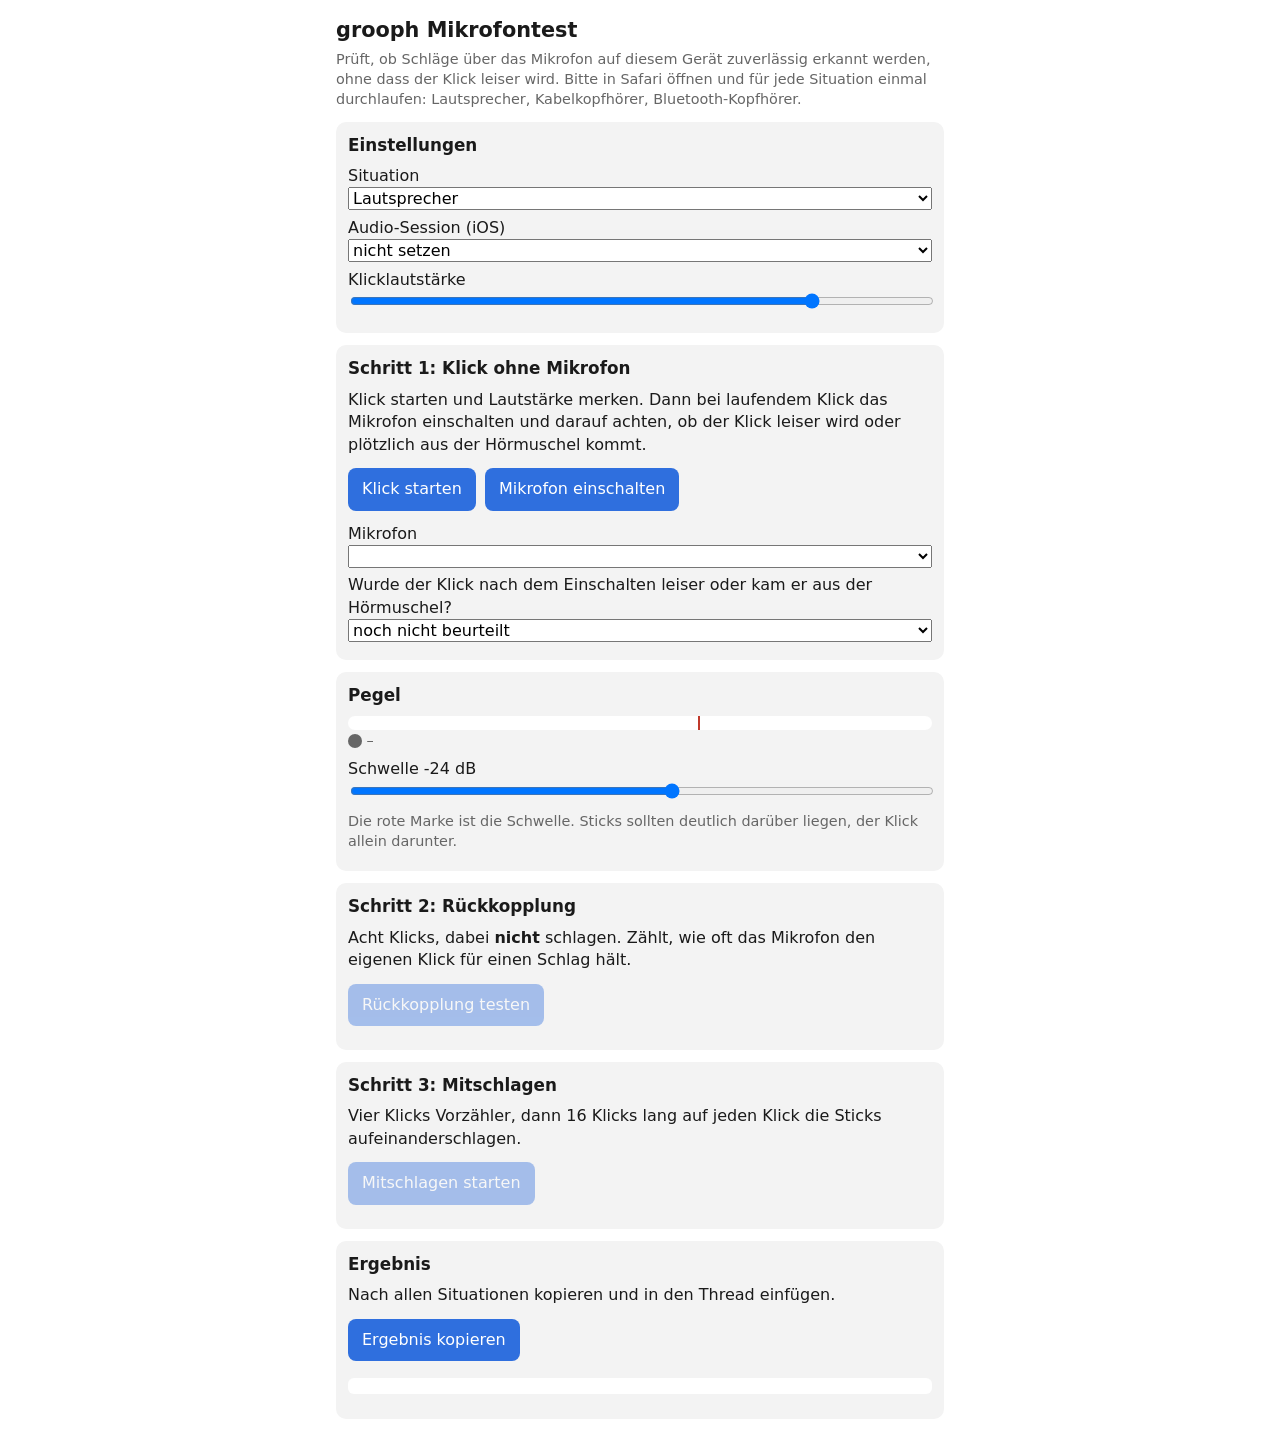
<file: crates/app/assets/labs/mic-test.html>
<!DOCTYPE html>
<html lang="de">
<head>
<meta charset="utf-8">
<meta name="viewport" content="width=device-width, initial-scale=1">
<meta name="robots" content="noindex">
<title>grooph Mikrofontest</title>
<style>
  :root { --bg: #fff; --fg: #1a1a1a; --muted: #666; --panel: #f3f3f3; --accent: #2f6fde; --ok: #1d8a3a; --bad: #c0392b; }
  @media (prefers-color-scheme: dark) {
    :root { --bg: #151515; --fg: #eee; --muted: #999; --panel: #242424; --accent: #6b9bff; --ok: #4cc06a; --bad: #ff6b5b; }
  }
  * { box-sizing: border-box; }
  body { margin: 0; padding: 16px; background: var(--bg); color: var(--fg); font: 16px/1.4 -apple-system, system-ui, sans-serif; max-width: 640px; margin-inline: auto; }
  h1 { font-size: 1.3em; margin: 0 0 4px; }
  h2 { font-size: 1.05em; margin: 0 0 8px; }
  p { margin: 0 0 8px; }
  .muted { color: var(--muted); font-size: 0.9em; }
  section { background: var(--panel); border-radius: 10px; padding: 12px; margin: 12px 0; }
  button { font: inherit; padding: 10px 14px; border-radius: 8px; border: 0; background: var(--accent); color: #fff; margin: 4px 4px 4px 0; }
  button:disabled { opacity: 0.4; }
  select, input[type=range] { font: inherit; width: 100%; }
  label { display: block; margin: 6px 0; }
  .meter { height: 14px; background: var(--bg); border-radius: 7px; overflow: hidden; position: relative; }
  .meter > div { height: 100%; background: var(--ok); width: 0; }
  .meter > span { position: absolute; top: 0; bottom: 0; width: 2px; background: var(--bad); }
  .flash { display: inline-block; width: 14px; height: 14px; border-radius: 50%; background: var(--muted); vertical-align: middle; }
  .flash.on { background: var(--ok); }
  pre { white-space: pre-wrap; font-size: 0.8em; background: var(--bg); padding: 8px; border-radius: 6px; }
</style>
</head>
<body>
<h1>grooph Mikrofontest</h1>
<p class="muted">Prüft, ob Schläge über das Mikrofon auf diesem Gerät zuverlässig erkannt werden, ohne dass der Klick leiser wird. Bitte in Safari öffnen und für jede Situation einmal durchlaufen: Lautsprecher, Kabelkopfhörer, Bluetooth-Kopfhörer.</p>

<section>
  <h2>Einstellungen</h2>
  <label>Situation
    <select id="scenario">
      <option>Lautsprecher</option>
      <option>Kabelkopfhörer</option>
      <option>Bluetooth-Kopfhörer</option>
    </select>
  </label>
  <label>Audio-Session (iOS)
    <select id="session">
      <option value="">nicht setzen</option>
      <option value="play-and-record">play-and-record</option>
      <option value="playback">playback</option>
      <option value="auto">auto</option>
    </select>
  </label>
  <label>Klicklautstärke <input id="volume" type="range" min="0" max="1" step="0.05" value="0.8"></label>
</section>

<section>
  <h2>Schritt 1: Klick ohne Mikrofon</h2>
  <p>Klick starten und Lautstärke merken. Dann bei laufendem Klick das Mikrofon einschalten und darauf achten, ob der Klick leiser wird oder plötzlich aus der Hörmuschel kommt.</p>
  <button id="clickToggle">Klick starten</button>
  <button id="micStart">Mikrofon einschalten</button>
  <p class="muted" id="micInfo"></p>
  <label id="micPickLabel" hidden>Mikrofon
    <select id="micPick"></select>
  </label>
  <label>Wurde der Klick nach dem Einschalten leiser oder kam er aus der Hörmuschel?
    <select id="louder">
      <option value="">noch nicht beurteilt</option>
      <option value="nein">nein, unverändert</option>
      <option value="leiser">ja, leiser</option>
      <option value="hoermuschel">ja, Hörmuschel</option>
    </select>
  </label>
</section>

<section>
  <h2>Pegel</h2>
  <div class="meter"><div id="meterBar"></div><span id="thrMark"></span></div>
  <p class="muted"><span id="flash" class="flash"></span> <span id="peakText">–</span></p>
  <label>Schwelle <span id="thrText"></span> <input id="threshold" type="range" min="-50" max="-3" step="1" value="-24"></label>
  <p class="muted">Die rote Marke ist die Schwelle. Sticks sollten deutlich darüber liegen, der Klick allein darunter.</p>
</section>

<section>
  <h2>Schritt 2: Rückkopplung</h2>
  <p>Acht Klicks, dabei <b>nicht</b> schlagen. Zählt, wie oft das Mikrofon den eigenen Klick für einen Schlag hält.</p>
  <button id="runFeedback" disabled>Rückkopplung testen</button>
  <p id="feedbackResult"></p>
</section>

<section>
  <h2>Schritt 3: Mitschlagen</h2>
  <p>Vier Klicks Vorzähler, dann 16 Klicks lang auf jeden Klick die Sticks aufeinanderschlagen.</p>
  <button id="runPlay" disabled>Mitschlagen starten</button>
  <p id="playResult"></p>
</section>

<section>
  <h2>Ergebnis</h2>
  <p>Nach allen Situationen kopieren und in den Thread einfügen.</p>
  <button id="copy">Ergebnis kopieren</button>
  <pre id="log"></pre>
</section>

<script>
'use strict';
const BPM = 100;
const BEAT = 60 / BPM;
const REFRACTORY_S = 0.04;

const $ = (id) => document.getElementById(id);
const dbToLin = (db) => Math.pow(10, db / 20);
const linToDb = (x) => (x > 0 ? 20 * Math.log10(x) : -Infinity);
const fmt = (x, d = 1) => (Number.isFinite(x) ? x.toFixed(d) : '–');

let ctx = null;
let master = null;
let micNode = null;
let micTrack = null;
let worklet = null;
let clickTimer = null;
let nextClick = 0;
let clickIndex = 0;
let run = null; // { kind, start, end, warmup, hits: [] }
const results = [];

const WORKLET = `
class Onset extends AudioWorkletProcessor {
  constructor() {
    super();
    this.thr = ${dbToLin(-24)};
    this.hold = 0;
    this.peak = 0;
    this.count = 0;
    this.refr = Math.round(sampleRate * ${REFRACTORY_S});
    this.port.onmessage = (e) => { this.thr = e.data.thr; };
  }
  process(inputs) {
    const ch = inputs[0] && inputs[0][0];
    if (!ch) return true;
    for (let i = 0; i < ch.length; i++) {
      const x = Math.abs(ch[i]);
      if (x > this.peak) this.peak = x;
      if (this.hold > 0) { this.hold--; continue; }
      if (x >= this.thr) {
        this.port.postMessage({ hit: (currentFrame + i) / sampleRate, level: x });
        this.hold = this.refr;
      }
    }
    this.count += ch.length;
    if (this.count >= 2048) {
      this.port.postMessage({ peak: this.peak });
      this.peak = 0;
      this.count = 0;
    }
    return true;
  }
}
registerProcessor('onset', Onset);
`;

function applySession() {
  const type = $('session').value;
  if (type && navigator.audioSession) navigator.audioSession.type = type;
}

async function ensureContext() {
  if (!ctx) {
    applySession();
    ctx = new (window.AudioContext || window.webkitAudioContext)({ latencyHint: 'interactive' });
    master = ctx.createGain();
    master.gain.value = Number($('volume').value);
    master.connect(ctx.destination);
  }
  if (ctx.state !== 'running') await ctx.resume();
}

function scheduleClick(time, accent) {
  const osc = ctx.createOscillator();
  const env = ctx.createGain();
  osc.frequency.value = accent ? 1500 : 1000;
  env.gain.setValueAtTime(1, time);
  env.gain.exponentialRampToValueAtTime(0.001, time + 0.04);
  osc.connect(env).connect(master);
  osc.start(time);
  osc.stop(time + 0.05);
}

function startClick(firstAccentBeats = 0) {
  stopClick();
  nextClick = ctx.currentTime + 0.15;
  clickIndex = 0;
  const tick = () => {
    while (nextClick < ctx.currentTime + 0.12) {
      scheduleClick(nextClick, clickIndex < firstAccentBeats || clickIndex % 4 === 0);
      nextClick += BEAT;
      clickIndex++;
    }
  };
  tick();
  clickTimer = setInterval(tick, 25);
  return ctx.currentTime + 0.15;
}

function stopClick() {
  if (clickTimer) clearInterval(clickTimer);
  clickTimer = null;
  $('clickToggle').textContent = 'Klick starten';
}

$('clickToggle').onclick = async () => {
  await ensureContext();
  if (clickTimer) { stopClick(); return; }
  run = null;
  startClick();
  $('clickToggle').textContent = 'Klick stoppen';
};

$('volume').oninput = () => { if (master) master.gain.value = Number($('volume').value); };
$('session').onchange = applySession;

function setThreshold() {
  const db = Number($('threshold').value);
  $('thrText').textContent = db + ' dB';
  $('thrMark').style.left = Math.max(0, Math.min(100, (db + 60) / 60 * 100)) + '%';
  if (worklet) worklet.port.postMessage({ thr: dbToLin(db) });
}
$('threshold').oninput = setThreshold;
setThreshold();

async function openMic(deviceId) {
  const audio = { echoCancellation: false, noiseSuppression: false, autoGainControl: false };
  if (deviceId) audio.deviceId = { exact: deviceId };
  const stream = await navigator.mediaDevices.getUserMedia({ audio });
  if (micTrack) micTrack.stop();
  if (micNode) micNode.disconnect();
  micTrack = stream.getAudioTracks()[0];
  if (!worklet) {
    const url = URL.createObjectURL(new Blob([WORKLET], { type: 'application/javascript' }));
    await ctx.audioWorklet.addModule(url);
    worklet = new AudioWorkletNode(ctx, 'onset', { numberOfInputs: 1, numberOfOutputs: 0 });
    worklet.port.onmessage = onWorkletMessage;
  }
  micNode = ctx.createMediaStreamSource(stream);
  micNode.connect(worklet);
  setThreshold();
  $('micInfo').textContent = 'Mikrofon: ' + (micTrack.label || 'unbekannt') + ' · ' + JSON.stringify(trackSettings());
}

// Device labels are only known once the mic is allowed.
async function listMics() {
  const inputs = (await navigator.mediaDevices.enumerateDevices()).filter((d) => d.kind === 'audioinput');
  const current = micTrack && micTrack.getSettings().deviceId;
  $('micPick').replaceChildren(...inputs.map((d) => {
    const o = document.createElement('option');
    o.value = d.deviceId;
    o.textContent = d.label || 'Mikrofon';
    o.selected = d.deviceId === current;
    return o;
  }));
  $('micPickLabel').hidden = inputs.length < 2;
}

$('micStart').onclick = async () => {
  try {
    await ensureContext();
    await openMic(null);
    await listMics();
    $('micStart').disabled = true;
    $('runFeedback').disabled = false;
    $('runPlay').disabled = false;
  } catch (e) {
    $('micInfo').textContent = 'Fehler: ' + e.message;
  }
};

$('micPick').onchange = async () => {
  try {
    await openMic($('micPick').value);
  } catch (e) {
    $('micInfo').textContent = 'Fehler: ' + e.message;
  }
};

function trackSettings() {
  if (!micTrack) return {};
  const s = micTrack.getSettings();
  return {
    echoCancellation: s.echoCancellation,
    noiseSuppression: s.noiseSuppression,
    autoGainControl: s.autoGainControl,
    sampleRate: s.sampleRate,
    latency: s.latency,
  };
}

let peakHold = 0;
let flashTimer = null;
function onWorkletMessage(e) {
  const d = e.data;
  if (d.peak !== undefined) {
    const db = linToDb(d.peak);
    $('meterBar').style.width = Math.max(0, Math.min(100, (db + 60) / 60 * 100)) + '%';
    peakHold = Math.max(peakHold * 0.98, d.peak);
    $('peakText').textContent = 'Spitze ' + fmt(linToDb(peakHold)) + ' dB';
    if (run) run.maxLevel = Math.max(run.maxLevel, d.peak);
    return;
  }
  $('flash').classList.add('on');
  clearTimeout(flashTimer);
  flashTimer = setTimeout(() => $('flash').classList.remove('on'), 80);
  if (run && d.hit >= run.start - BEAT / 2 && d.hit <= run.end + BEAT / 2) run.hits.push(d);
}


function median(xs) {
  const s = [...xs].sort((a, b) => a - b);
  const m = Math.floor(s.length / 2);
  return s.length % 2 ? s[m] : (s[m - 1] + s[m]) / 2;
}

function startRun(kind, warmup, measured, button) {
  const total = warmup + measured;
  const t0 = startClick(warmup);
  run = { kind, start: t0 + warmup * BEAT, end: t0 + (total - 1) * BEAT, warmup, measured, hits: [], maxLevel: 0 };
  $('clickToggle').textContent = 'Klick stoppen';
  button.disabled = true;
  const r = run;
  setTimeout(() => {
    stopClick();
    button.disabled = false;
    finishRun(r);
  }, ((total + 1) * BEAT + 0.4) * 1000);
}

$('runFeedback').onclick = () => startRun('feedback', 0, 8, $('runFeedback'));
$('runPlay').onclick = () => startRun('play', 4, 16, $('runPlay'));

function finishRun(r) {
  if (run === r) run = null;
  const base = {
    mikrofon: micTrack ? micTrack.label : null,
    situation: $('scenario').value,
    session: $('session').value || 'nicht gesetzt',
    klickVeraendert: $('louder').value || 'nicht beurteilt',
    schwelleDb: Number($('threshold').value),
  };
  if (r.kind === 'feedback') {
    const res = { test: 'Rückkopplung', ...base, fehlausloesungen: r.hits.length, klicks: r.measured, maxPegelDb: Number(fmt(linToDb(r.maxLevel))) };
    $('feedbackResult').textContent = r.hits.length + ' Fehlauslösungen bei ' + r.measured + ' Klicks, lautester Pegel ' + fmt(linToDb(r.maxLevel)) + ' dB';
    results.push(res);
  } else {
    // Each measured click takes at most one hit, the closest; the rest are extra.
    const best = new Map();
    for (const h of r.hits) {
      const k = Math.round((h.hit - r.start) / BEAT);
      if (k < 0 || k >= r.measured) continue;
      const d = h.hit - (r.start + k * BEAT);
      if (!best.has(k) || Math.abs(d) < Math.abs(best.get(k))) best.set(k, d);
    }
    const deltas = [...best.values()].map((d) => d * 1000);
    const extra = r.hits.length - deltas.length;
    const med = deltas.length ? median(deltas) : NaN;
    const spread = deltas.length ? median(deltas.map((d) => Math.abs(d - med))) : NaN;
    const res = { test: 'Mitschlagen', ...base, erkannt: deltas.length, erwartet: r.measured, extra, medianVersatzMs: Number(fmt(med)), streuungMs: Number(fmt(spread)), maxPegelDb: Number(fmt(linToDb(r.maxLevel))) };
    $('playResult').textContent = deltas.length + ' von ' + r.measured + ' Schlägen erkannt (' + extra + ' zusätzlich), Versatz ' + fmt(med) + ' ms, Streuung ±' + fmt(spread) + ' ms';
    results.push(res);
  }
  renderLog();
}

function deviceInfo() {
  return {
    userAgent: navigator.userAgent,
    audioSessionApi: !!navigator.audioSession,
    sampleRate: ctx && ctx.sampleRate,
    baseLatencyMs: ctx && ctx.baseLatency !== undefined ? Number(fmt(ctx.baseLatency * 1000)) : null,
    outputLatencyMs: ctx && ctx.outputLatency !== undefined ? Number(fmt(ctx.outputLatency * 1000)) : null,
    mikrofon: micTrack ? micTrack.label : null,
    mikrofonEinstellungen: trackSettings(),
  };
}

function renderLog() {
  $('log').textContent = JSON.stringify({ geraet: deviceInfo(), ergebnisse: results }, null, 1);
}

$('copy').onclick = async () => {
  renderLog();
  try {
    await navigator.clipboard.writeText($('log').textContent);
    $('copy').textContent = 'Kopiert';
  } catch {
    $('copy').textContent = 'Bitte Text unten markieren';
  }
};
</script>
</body>
</html>
</file>
